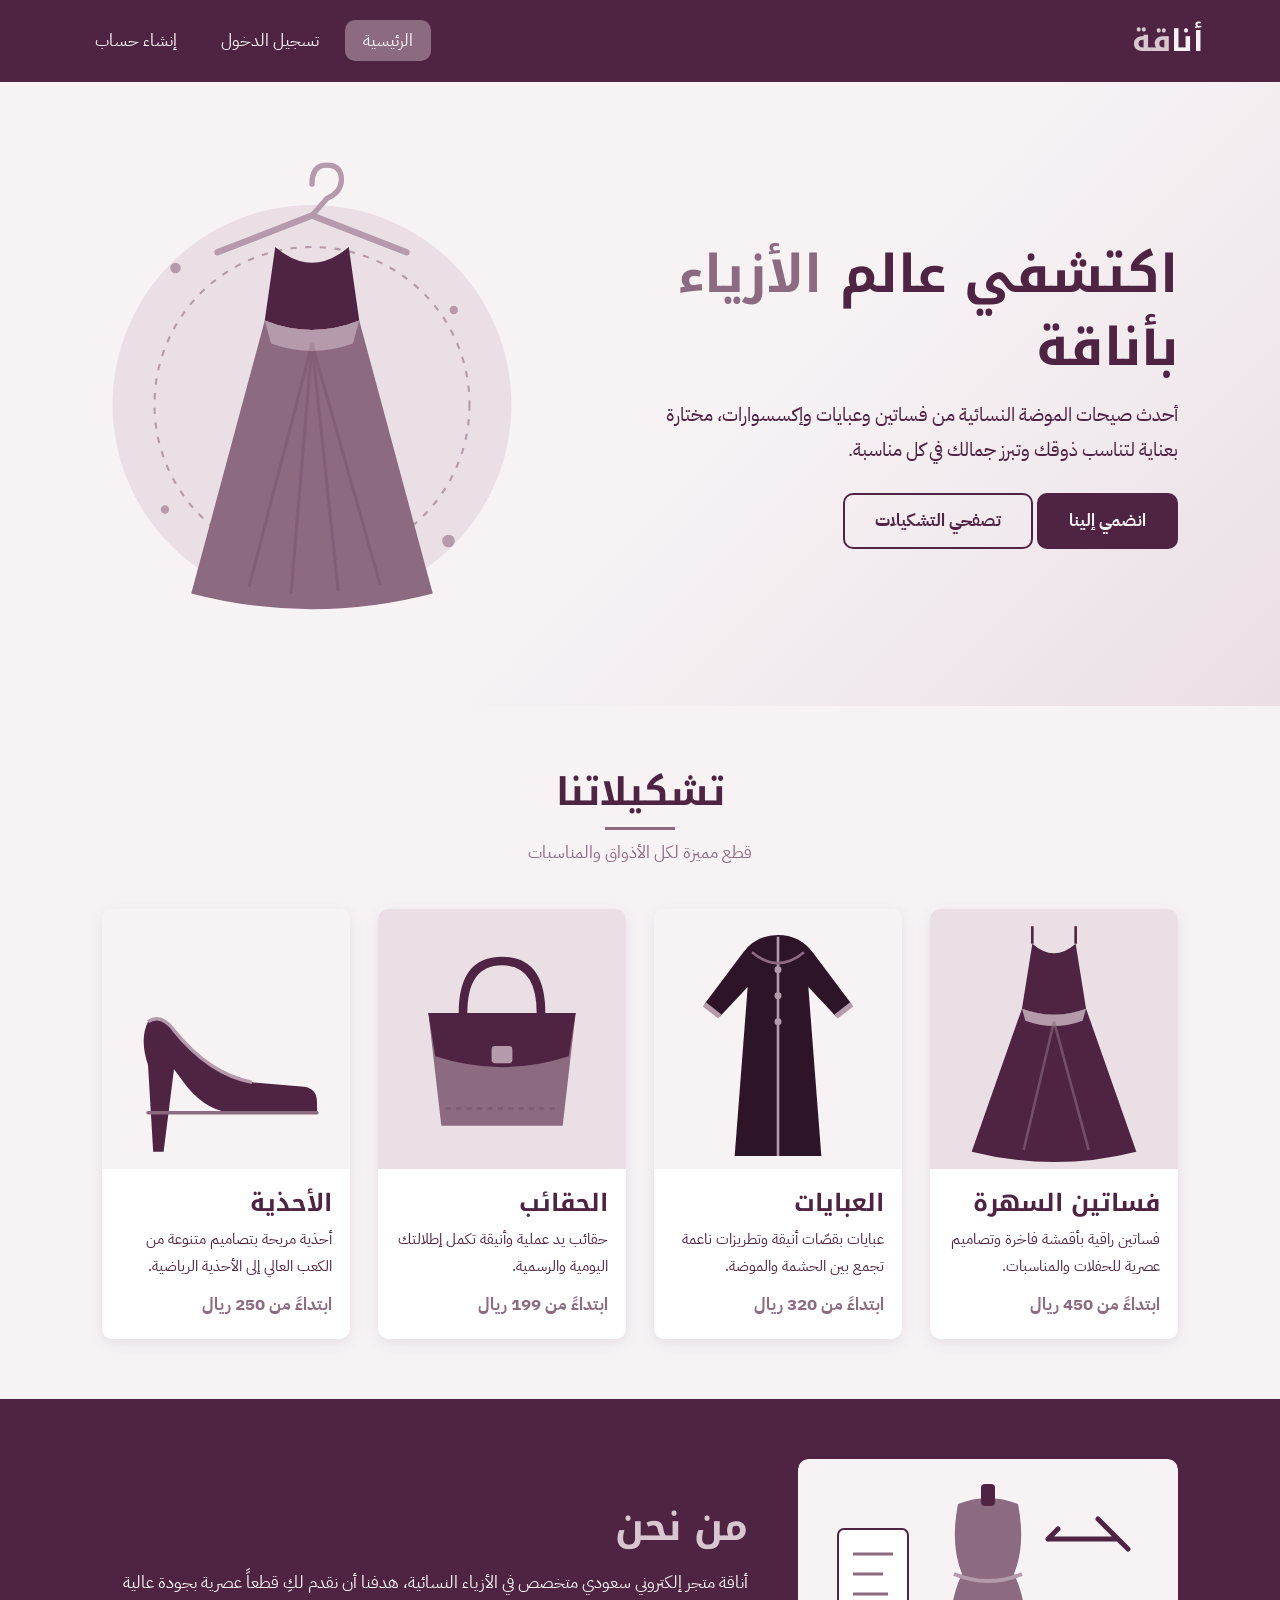
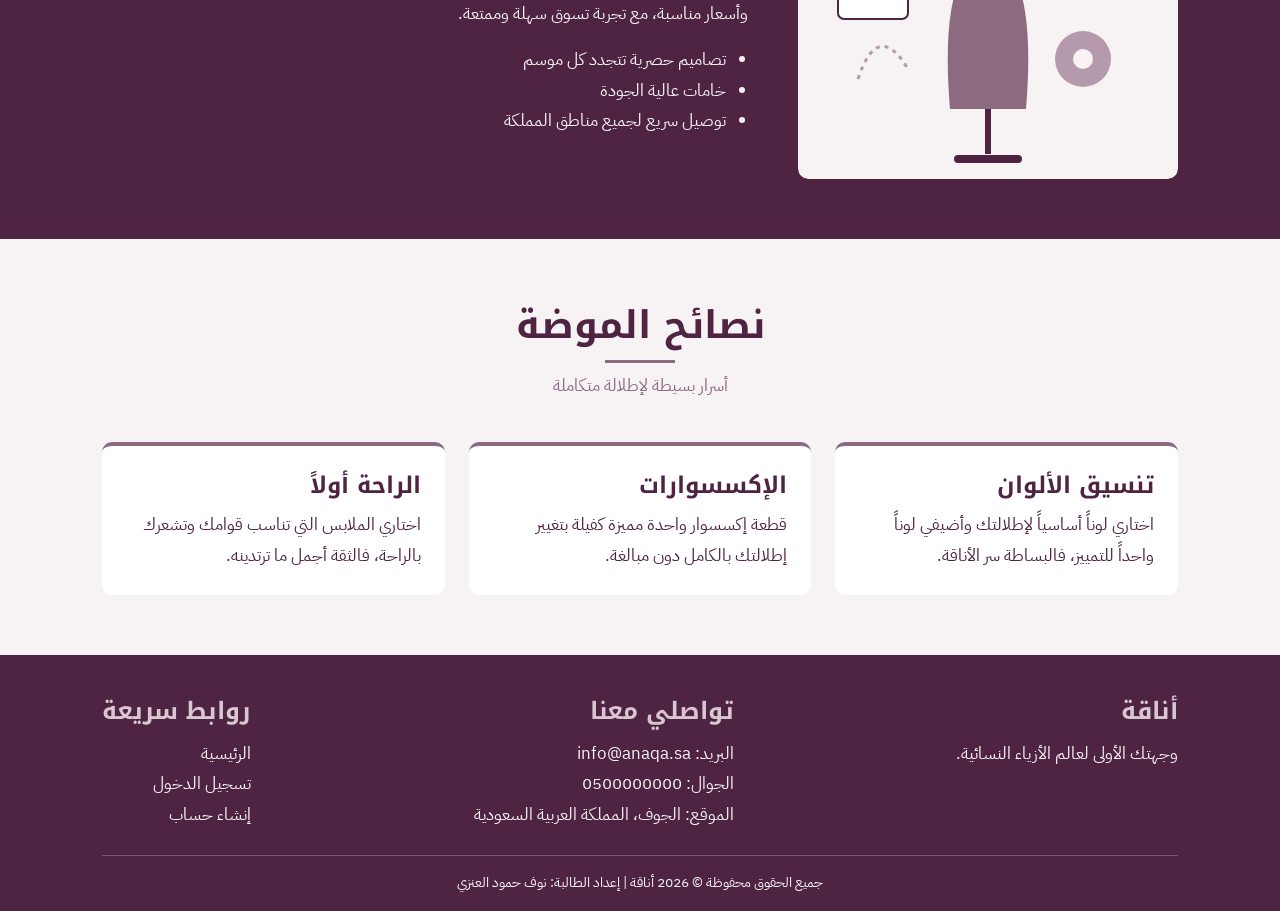
<file: index.html>
<!DOCTYPE html>
<html lang="ar" dir="rtl">
<head>
  <meta charset="UTF-8">
  <meta name="viewport" content="width=device-width, initial-scale=1.0">
  <title>أناقة | الصفحة الرئيسية</title>
  <link rel="preconnect" href="https://fonts.googleapis.com">
  <link rel="preconnect" href="https://fonts.gstatic.com" crossorigin>
  <link href="https://fonts.googleapis.com/css2?family=Noto+Kufi+Arabic:wght@400;600;700&family=IBM+Plex+Sans+Arabic:wght@400;500;700&display=swap" rel="stylesheet">
  <link rel="stylesheet" href="style.css">
</head>
<body>

  <!-- شريط التنقل -->
  <nav class="navbar">
    <a href="index.html" class="logo">أنا<span>قة</span></a>
    <ul class="nav-links">
      <li><a href="index.html" class="active">الرئيسية</a></li>
      <li><a href="login.html">تسجيل الدخول</a></li>
      <li><a href="signup.html">إنشاء حساب</a></li>
    </ul>
  </nav>

  <!-- الهيدر -->
  <header class="hero">
    <div class="hero-text">
      <h1>اكتشفي عالم <span>الأزياء</span> بأناقة</h1>
      <p>أحدث صيحات الموضة النسائية من فساتين وعبايات وإكسسوارات، مختارة بعناية لتناسب ذوقك وتبرز جمالك في كل مناسبة.</p>
      <a href="signup.html" class="btn">انضمي إلينا</a>
      <a href="#collections" class="btn btn-outline">تصفحي التشكيلات</a>
    </div>
    <img src="hero.svg" alt="فستان سهرة أنيق على شماعة" class="hero-img">
  </header>

  <main>
    <!-- قسم التشكيلات -->
    <section class="section" id="collections">
      <h2 class="section-title">تشكيلاتنا</h2>
      <p class="section-subtitle">قطع مميزة لكل الأذواق والمناسبات</p>

      <div class="cards">
        <article class="card">
          <img src="dress.svg" alt="فستان سهرة">
          <div class="card-body">
            <h3>فساتين السهرة</h3>
            <p>فساتين راقية بأقمشة فاخرة وتصاميم عصرية للحفلات والمناسبات.</p>
            <span class="price">ابتداءً من 450 ريال</span>
          </div>
        </article>

        <article class="card">
          <img src="abaya.svg" alt="عباية مطرزة">
          <div class="card-body">
            <h3>العبايات</h3>
            <p>عبايات بقصّات أنيقة وتطريزات ناعمة تجمع بين الحشمة والموضة.</p>
            <span class="price">ابتداءً من 320 ريال</span>
          </div>
        </article>

        <article class="card">
          <img src="bag.svg" alt="حقيبة يد">
          <div class="card-body">
            <h3>الحقائب</h3>
            <p>حقائب يد عملية وأنيقة تكمل إطلالتك اليومية والرسمية.</p>
            <span class="price">ابتداءً من 199 ريال</span>
          </div>
        </article>

        <article class="card">
          <img src="heels.svg" alt="حذاء بكعب عالٍ">
          <div class="card-body">
            <h3>الأحذية</h3>
            <p>أحذية مريحة بتصاميم متنوعة من الكعب العالي إلى الأحذية الرياضية.</p>
            <span class="price">ابتداءً من 250 ريال</span>
          </div>
        </article>
      </div>
    </section>

    <!-- قسم من نحن -->
    <section class="section about">
      <img src="about.svg" alt="مصممة أزياء أمام عارضة الخياطة">
      <div class="about-text">
        <h2>من نحن</h2>
        <p>أناقة متجر إلكتروني سعودي متخصص في الأزياء النسائية، هدفنا أن نقدم لكِ قطعاً عصرية بجودة عالية وأسعار مناسبة، مع تجربة تسوق سهلة وممتعة.</p>
        <ul>
          <li>تصاميم حصرية تتجدد كل موسم</li>
          <li>خامات عالية الجودة</li>
          <li>توصيل سريع لجميع مناطق المملكة</li>
        </ul>
      </div>
    </section>

    <!-- قسم نصائح الموضة -->
    <section class="section">
      <h2 class="section-title">نصائح الموضة</h2>
      <p class="section-subtitle">أسرار بسيطة لإطلالة متكاملة</p>

      <div class="tips">
        <div class="tip">
          <h3>تنسيق الألوان</h3>
          <p>اختاري لوناً أساسياً لإطلالتك وأضيفي لوناً واحداً للتمييز، فالبساطة سر الأناقة.</p>
        </div>
        <div class="tip">
          <h3>الإكسسوارات</h3>
          <p>قطعة إكسسوار واحدة مميزة كفيلة بتغيير إطلالتك بالكامل دون مبالغة.</p>
        </div>
        <div class="tip">
          <h3>الراحة أولاً</h3>
          <p>اختاري الملابس التي تناسب قوامك وتشعرك بالراحة، فالثقة أجمل ما ترتدينه.</p>
        </div>
      </div>
    </section>
  </main>

  <!-- الفوتر -->
  <footer class="footer">
    <div class="footer-content">
      <div>
        <h3>أناقة</h3>
        <p>وجهتك الأولى لعالم الأزياء النسائية.</p>
      </div>
      <div>
        <h3>تواصلي معنا</h3>
        <ul>
          <li>البريد: <a href="mailto:info@anaqa.sa">info@anaqa.sa</a></li>
          <li>الجوال: <a href="tel:+966500000000">0500000000</a></li>
          <li>الموقع: الجوف، المملكة العربية السعودية</li>
        </ul>
      </div>
      <div>
        <h3>روابط سريعة</h3>
        <ul>
          <li><a href="index.html">الرئيسية</a></li>
          <li><a href="login.html">تسجيل الدخول</a></li>
          <li><a href="signup.html">إنشاء حساب</a></li>
        </ul>
      </div>
    </div>
    <p class="copyright">جميع الحقوق محفوظة &copy; 2026 أناقة | إعداد الطالبة: نوف حمود العنزي</p>
  </footer>

</body>
</html>
</file>
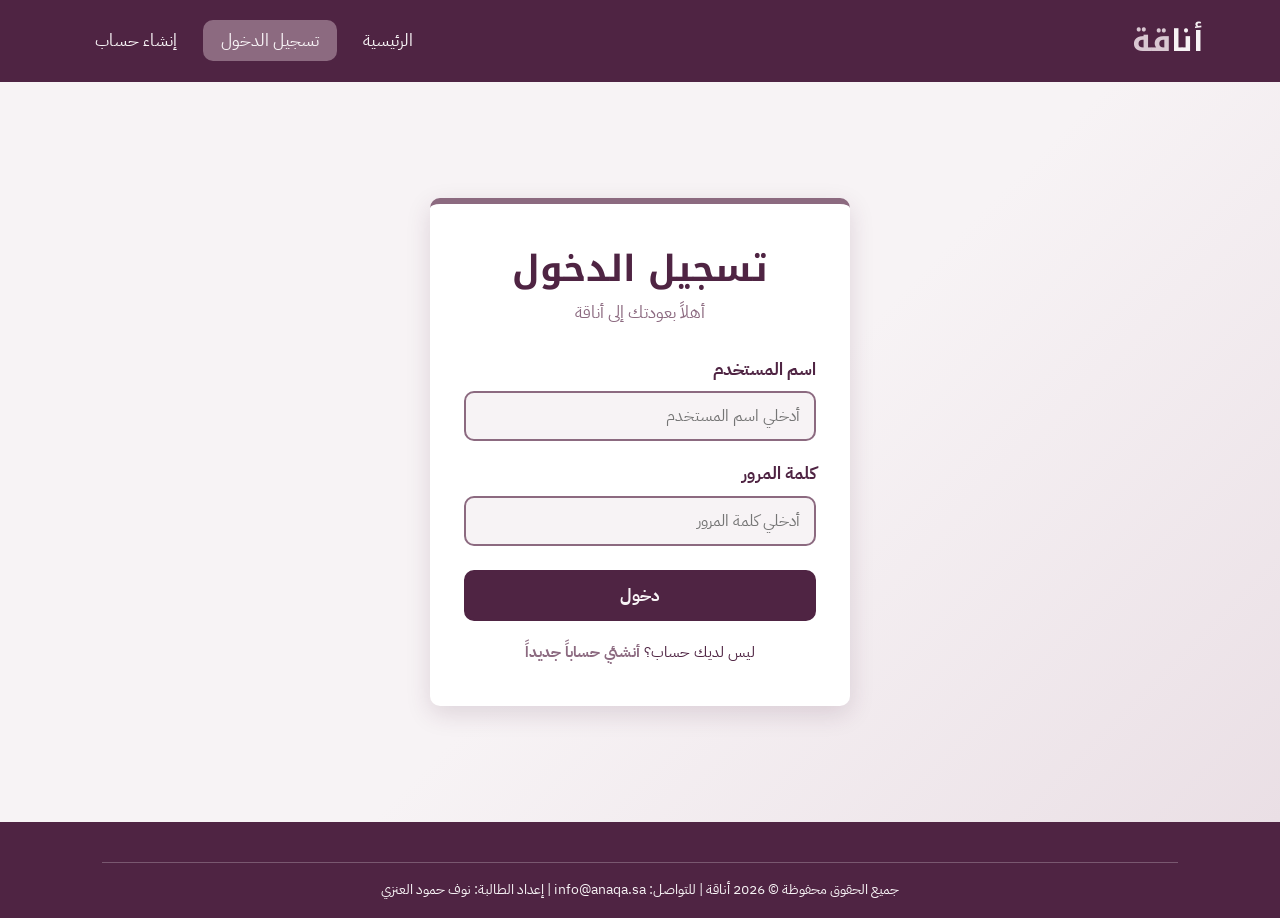
<file: login.html>
<!DOCTYPE html>
<html lang="ar" dir="rtl">
<head>
  <meta charset="UTF-8">
  <meta name="viewport" content="width=device-width, initial-scale=1.0">
  <title>أناقة | تسجيل الدخول</title>
  <link rel="preconnect" href="https://fonts.googleapis.com">
  <link rel="preconnect" href="https://fonts.gstatic.com" crossorigin>
  <link href="https://fonts.googleapis.com/css2?family=Noto+Kufi+Arabic:wght@400;600;700&family=IBM+Plex+Sans+Arabic:wght@400;500;700&display=swap" rel="stylesheet">
  <link rel="stylesheet" href="style.css">
</head>
<body>

  <!-- شريط التنقل -->
  <nav class="navbar">
    <a href="index.html" class="logo">أنا<span>قة</span></a>
    <ul class="nav-links">
      <li><a href="index.html">الرئيسية</a></li>
      <li><a href="login.html" class="active">تسجيل الدخول</a></li>
      <li><a href="signup.html">إنشاء حساب</a></li>
    </ul>
  </nav>

  <!-- نموذج تسجيل الدخول -->
  <main class="form-page">
    <form class="form-box" action="index.html">
      <h1>تسجيل الدخول</h1>
      <p class="form-subtitle">أهلاً بعودتك إلى أناقة</p>

      <div class="form-group">
        <label for="username">اسم المستخدم</label>
        <input type="text" id="username" name="username" placeholder="أدخلي اسم المستخدم" required>
      </div>

      <div class="form-group">
        <label for="password">كلمة المرور</label>
        <input type="password" id="password" name="password" placeholder="أدخلي كلمة المرور" required>
      </div>

      <button type="submit" class="btn">دخول</button>

      <p class="form-footer">ليس لديك حساب؟ <a href="signup.html">أنشئي حساباً جديداً</a></p>
    </form>
  </main>

  <!-- الفوتر -->
  <footer class="footer">
    <p class="copyright">جميع الحقوق محفوظة &copy; 2026 أناقة | للتواصل: info@anaqa.sa | إعداد الطالبة: نوف حمود العنزي</p>
  </footer>

</body>
</html>
</file>
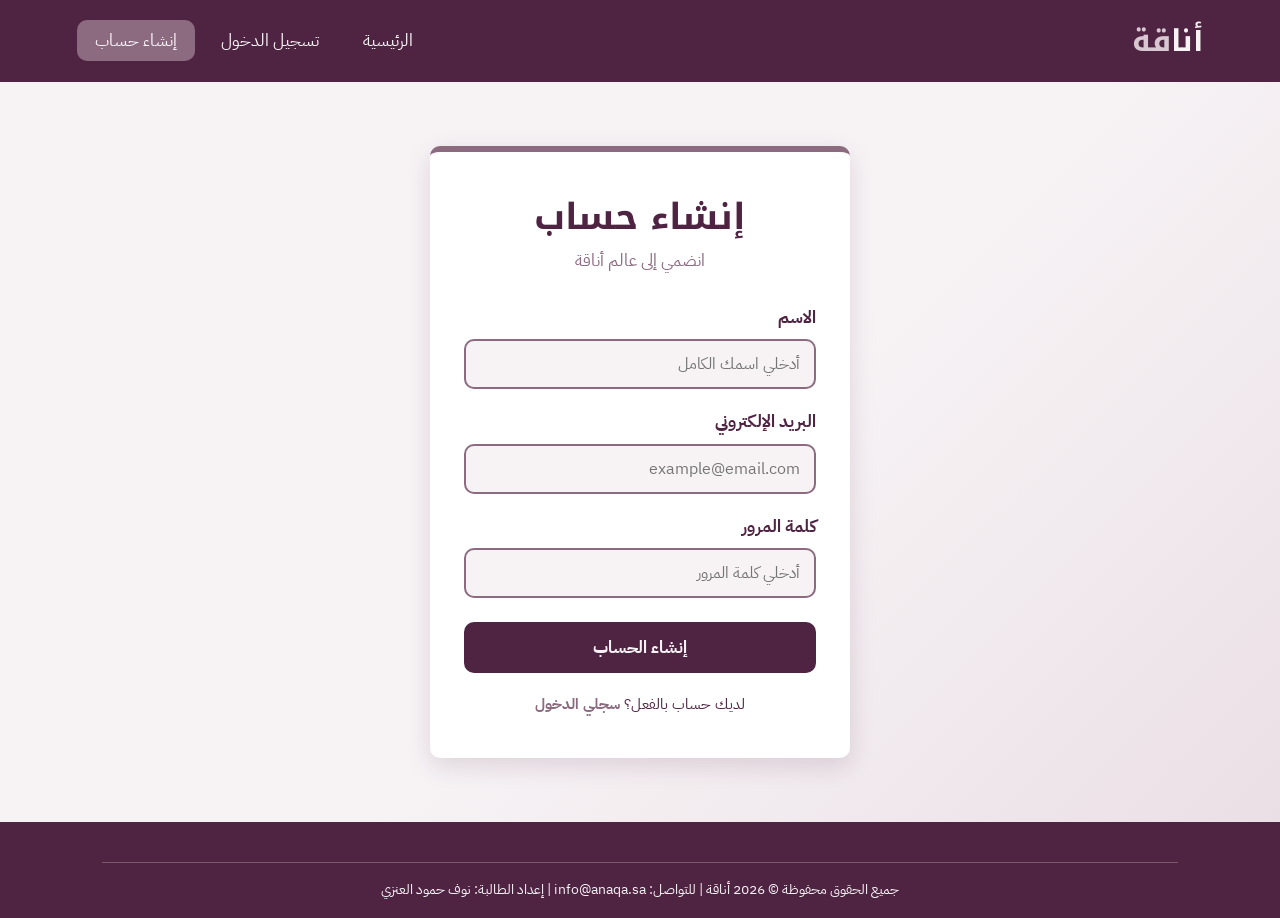
<file: signup.html>
<!DOCTYPE html>
<html lang="ar" dir="rtl">
<head>
  <meta charset="UTF-8">
  <meta name="viewport" content="width=device-width, initial-scale=1.0">
  <title>أناقة | إنشاء حساب</title>
  <link rel="preconnect" href="https://fonts.googleapis.com">
  <link rel="preconnect" href="https://fonts.gstatic.com" crossorigin>
  <link href="https://fonts.googleapis.com/css2?family=Noto+Kufi+Arabic:wght@400;600;700&family=IBM+Plex+Sans+Arabic:wght@400;500;700&display=swap" rel="stylesheet">
  <link rel="stylesheet" href="style.css">
</head>
<body>

  <!-- شريط التنقل -->
  <nav class="navbar">
    <a href="index.html" class="logo">أنا<span>قة</span></a>
    <ul class="nav-links">
      <li><a href="index.html">الرئيسية</a></li>
      <li><a href="login.html">تسجيل الدخول</a></li>
      <li><a href="signup.html" class="active">إنشاء حساب</a></li>
    </ul>
  </nav>

  <!-- نموذج إنشاء حساب -->
  <main class="form-page">
    <form class="form-box" action="login.html">
      <h1>إنشاء حساب</h1>
      <p class="form-subtitle">انضمي إلى عالم أناقة</p>

      <div class="form-group">
        <label for="fullname">الاسم</label>
        <input type="text" id="fullname" name="fullname" placeholder="أدخلي اسمك الكامل" required>
      </div>

      <div class="form-group">
        <label for="email">البريد الإلكتروني</label>
        <input type="email" id="email" name="email" placeholder="example@email.com" required>
      </div>

      <div class="form-group">
        <label for="password">كلمة المرور</label>
        <input type="password" id="password" name="password" placeholder="أدخلي كلمة المرور" required>
      </div>

      <button type="submit" class="btn">إنشاء الحساب</button>

      <p class="form-footer">لديك حساب بالفعل؟ <a href="login.html">سجلي الدخول</a></p>
    </form>
  </main>

  <!-- الفوتر -->
  <footer class="footer">
    <p class="copyright">جميع الحقوق محفوظة &copy; 2026 أناقة | للتواصل: info@anaqa.sa | إعداد الطالبة: نوف حمود العنزي</p>
  </footer>

</body>
</html>
</file>
<file: style.css>
/* =========================================
   موقع أناقة للأزياء - ملف التنسيق الموحد
   إعداد الطالبة: نوف حمود العنزي
   ========================================= */

/* ألوان الموقع (4 ألوان) */
:root {
  --plum: #4F2443;   /* اللون الأساسي: بنفسجي داكن */
  --mauve: #8C6A80;  /* اللون الثانوي: موف */
  --lilac: #D8C7D1;  /* لون التمييز: ليلكي فاتح */
  --light: #F7F3F5;  /* لون الخلفية: أبيض مائل للبنفسجي */

  --font-heading: "Noto Kufi Arabic", Tahoma, sans-serif; /* خط العناوين */
  --font-body: "IBM Plex Sans Arabic", "Segoe UI", Tahoma, sans-serif; /* خط النصوص */
  --radius: 10px;
}

* {
  margin: 0;
  padding: 0;
  box-sizing: border-box;
}

body {
  font-family: var(--font-body);
  background-color: var(--light);
  color: var(--plum);
  line-height: 1.8;
  font-size: 17px;
}

h1, h2, h3 {
  font-family: var(--font-heading);
  line-height: 1.4;
}

img {
  max-width: 100%;
  display: block;
}

/* ============ شريط التنقل ============ */
.navbar {
  background-color: var(--plum);
  display: flex;
  justify-content: space-between;
  align-items: center;
  padding: 14px 6%;
  position: sticky;
  top: 0;
  z-index: 10;
}

.logo {
  font-family: var(--font-heading);
  font-size: 30px;
  font-weight: 700;
  color: var(--light);
  text-decoration: none;
}

.logo span {
  color: var(--lilac);
}

.nav-links {
  list-style: none;
  display: flex;
  gap: 8px;
}

.nav-links a {
  color: var(--light);
  text-decoration: none;
  padding: 8px 18px;
  border-radius: var(--radius);
  transition: background-color 0.3s;
}

.nav-links a:hover,
.nav-links a.active {
  background-color: var(--mauve);
}

/* ============ الهيدر ============ */
.hero {
  display: flex;
  align-items: center;
  justify-content: space-between;
  gap: 40px;
  padding: 60px 8%;
  background: linear-gradient(135deg, var(--light) 55%, #EADFE5 100%);
}

.hero-text {
  flex: 1;
}

.hero-text h1 {
  font-size: 52px;
  margin-bottom: 14px;
}

.hero-text h1 span {
  color: var(--mauve);
}

.hero-text p {
  font-size: 19px;
  margin-bottom: 26px;
  max-width: 520px;
}

.hero-img {
  flex: 1;
  max-width: 420px;
}

/* ============ الأزرار (شكل موحد) ============ */
.btn {
  display: inline-block;
  font-family: var(--font-body);
  font-size: 17px;
  font-weight: 700;
  background-color: var(--plum);
  color: var(--light);
  border: 2px solid var(--plum);
  padding: 11px 30px;
  border-radius: var(--radius);
  text-decoration: none;
  cursor: pointer;
  transition: background-color 0.3s, color 0.3s;
}

.btn:hover {
  background-color: var(--lilac);
  border-color: var(--lilac);
  color: var(--plum);
}

.btn-outline {
  background-color: transparent;
  color: var(--plum);
}

/* ============ الأقسام ============ */
.section {
  padding: 60px 8%;
}

.section-title {
  text-align: center;
  font-size: 38px;
  margin-bottom: 8px;
}

.section-subtitle {
  text-align: center;
  color: var(--mauve);
  margin-bottom: 40px;
}

.section-title::after {
  content: "";
  display: block;
  width: 70px;
  height: 3px;
  background-color: var(--mauve);
  margin: 8px auto 0;
}

/* بطاقات التشكيلات */
.cards {
  display: grid;
  grid-template-columns: repeat(auto-fit, minmax(230px, 1fr));
  gap: 28px;
}

.card {
  background-color: #fff;
  border-radius: var(--radius);
  overflow: hidden;
  box-shadow: 0 4px 14px rgba(79, 36, 67, 0.1);
  transition: transform 0.3s;
}

.card:hover {
  transform: translateY(-6px);
}

.card img {
  width: 100%;
  height: 260px;
  object-fit: cover;
}

.card-body {
  padding: 18px;
}

.card-body h3 {
  font-size: 24px;
  margin-bottom: 6px;
}

.card-body p {
  font-size: 15px;
}

.price {
  display: inline-block;
  margin-top: 10px;
  color: var(--mauve);
  font-weight: 700;
}

/* قسم من نحن */
.about {
  background-color: var(--plum);
  color: var(--light);
  display: flex;
  align-items: center;
  gap: 50px;
}

.about img {
  flex: 1;
  max-width: 380px;
  border-radius: var(--radius);
}

.about-text {
  flex: 1;
}

.about-text h2 {
  font-size: 38px;
  color: var(--lilac);
  margin-bottom: 14px;
}

.about-text ul {
  margin-top: 16px;
  padding-right: 22px;
}

/* قسم نصائح الموضة */
.tips {
  display: grid;
  grid-template-columns: repeat(auto-fit, minmax(240px, 1fr));
  gap: 24px;
}

.tip {
  background-color: #fff;
  border-top: 4px solid var(--mauve);
  border-radius: var(--radius);
  padding: 24px;
}

.tip h3 {
  font-size: 23px;
  margin-bottom: 8px;
}

/* ============ الفوتر ============ */
.footer {
  background-color: var(--plum);
  color: var(--light);
  padding: 40px 8% 16px;
}

.footer-content {
  display: flex;
  flex-wrap: wrap;
  justify-content: space-between;
  gap: 30px;
  margin-bottom: 24px;
}

.footer h3 {
  color: var(--lilac);
  font-size: 24px;
  margin-bottom: 10px;
}

.footer ul {
  list-style: none;
}

.footer a {
  color: var(--light);
  text-decoration: none;
}

.footer a:hover {
  color: var(--mauve);
}

.copyright {
  text-align: center;
  border-top: 1px solid rgba(247, 243, 245, 0.25);
  padding-top: 14px;
  font-size: 14px;
}

/* ============ النماذج (تسجيل الدخول / إنشاء حساب) ============ */
.form-page {
  min-height: calc(100vh - 160px);
  display: flex;
  justify-content: center;   /* توسيط أفقي */
  align-items: center;       /* توسيط عمودي */
  padding: 50px 20px;
  background: linear-gradient(135deg, var(--light) 55%, #EADFE5 100%);
}

.form-box {
  background-color: #fff;
  width: 100%;
  max-width: 420px;
  padding: 40px 34px;
  border-radius: var(--radius);
  border-top: 6px solid var(--mauve);
  box-shadow: 0 8px 24px rgba(79, 36, 67, 0.15);
}

.form-box h1 {
  text-align: center;
  font-size: 36px;
  margin-bottom: 4px;
}

.form-box .form-subtitle {
  text-align: center;
  color: var(--mauve);
  margin-bottom: 26px;
}

.form-group {
  margin-bottom: 18px;
}

.form-group label {
  display: block;
  font-weight: 700;
  margin-bottom: 6px;
}

/* شكل موحد للحقول */
.form-group input {
  width: 100%;
  font-family: var(--font-body);
  font-size: 16px;
  color: var(--plum);
  padding: 11px 14px;
  background-color: var(--light);
  border: 2px solid var(--mauve);
  border-radius: var(--radius);
  outline: none;
  transition: border-color 0.3s;
}

.form-group input:focus {
  border-color: var(--lilac);
  background-color: #fff;
}

.form-box .btn {
  width: 100%;
  margin-top: 6px;
}

.form-footer {
  text-align: center;
  margin-top: 18px;
  font-size: 15px;
}

.form-footer a {
  color: var(--mauve);
  font-weight: 700;
  text-decoration: none;
}

.form-footer a:hover {
  color: var(--lilac);
}

/* ============ التجاوب مع الشاشات الصغيرة ============ */
@media (max-width: 768px) {
  .navbar {
    flex-direction: column;
    gap: 10px;
  }

  .hero,
  .about {
    flex-direction: column;
    text-align: center;
  }

  .hero-text h1 {
    font-size: 38px;
  }

  .hero-text p {
    margin: 0 auto 26px;
  }

  .about-text ul {
    text-align: right;
  }
}
</file>
